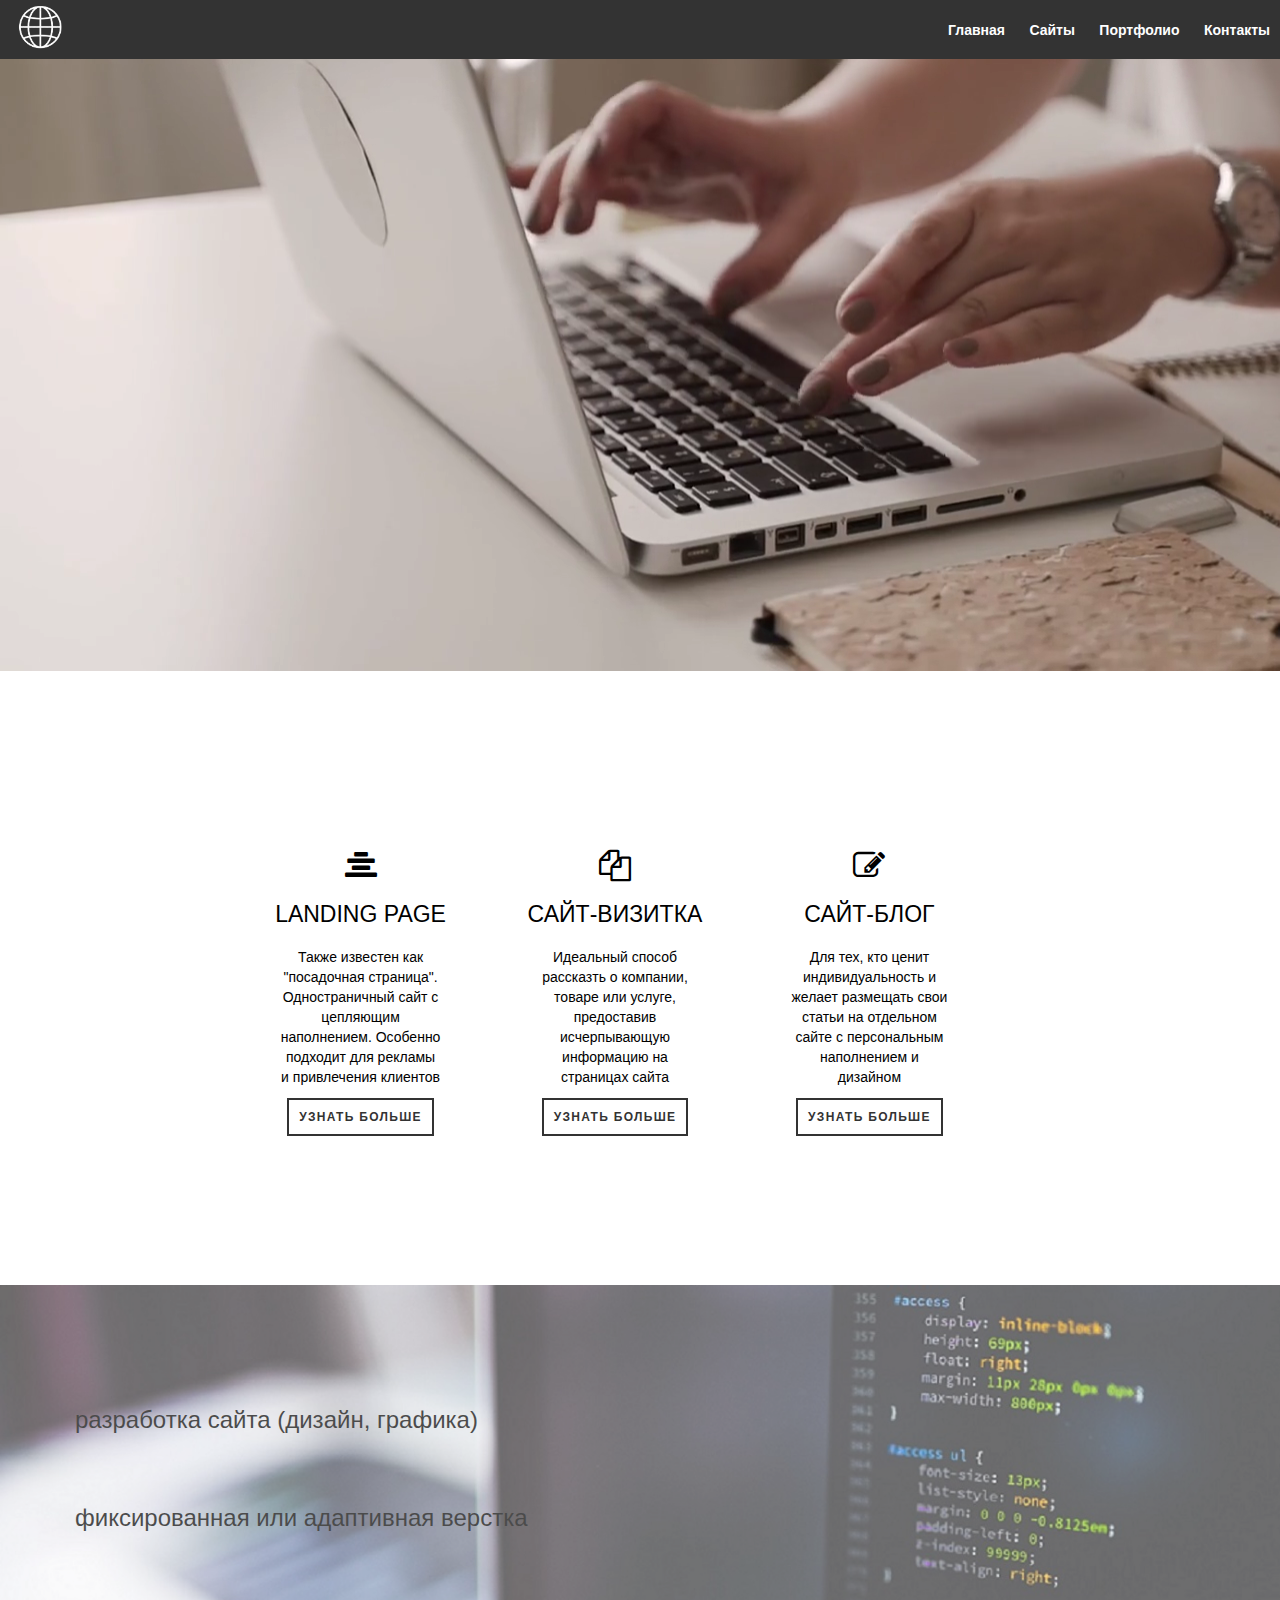
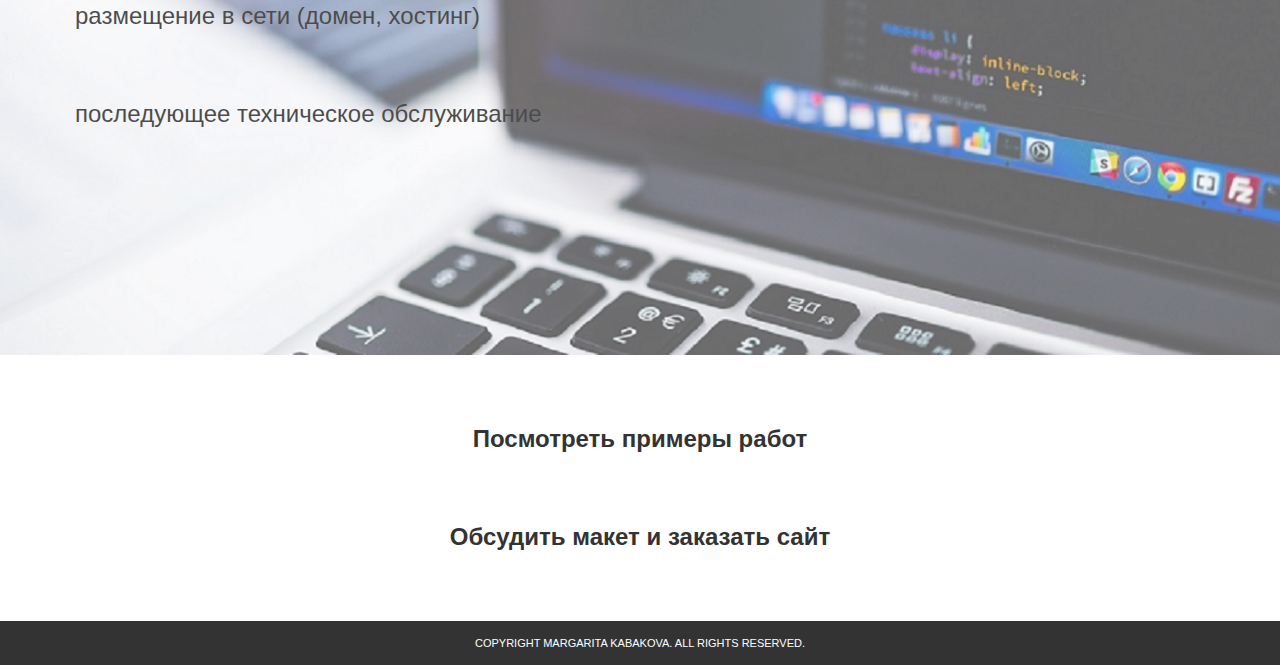
<file: index.html>
<!DOCTYPE html>

<html>
  <head>
    <meta charset="UTF-8">
    <meta name="viewport" content="width=device-width, initial-scale=1.0">
    <meta http-equiv="X-UA-Compatible" content="ie=edge"> 
    <title>Заказ веб-сайта</title>
    <link rel="stylesheet" href="./style.css" type="text/css">
    <link rel="icon" href="./favicon.ico" type="image/x-icon">
    <link href="https://maxcdn.bootstrapcdn.com/font-awesome/4.1.0/css/font-awesome.min.css" rel="stylesheet">
  </head>

  <body>
     
    <!-- Header Section-->

    <header class="flexbox">
      <a href="./index.html"><img src="./logo.png"></a>
      <nav>
        <span><a href="#main">Главная</a></span>
        <span><a href="./sites/index.html">Сайты</a></span>
        <span><a href="./portfolio/index.html">Портфолио</a></span>
        <span><a href="./contacts/index.html">Контакты</a></span>
      </nav>
  </header>

      <!--Main section-->
      
    <div class="desktop">
      <video preload="auto" autoplay="true" loop="true" muted="muted">
        <source src="./video-desktop.mp4" type='video/mp4' alt="Video not supported"/>
      </video>
    </div>
     
    <div class="mobile">
      <video preload="auto" autoplay="true" loop="true" muted="muted">
        <source src="./video-mobile.mp4" type='video/mp4' alt="Video not supported"/>
      </video>
    </div>
  
     <section class="supporting">
        <div id="container">
          
          <div class="col">
            <i class="fa fa-align-center fa-2x"></i>
            <h2>Landing page</h2>
            <p>Также известен как "посадочная страница". Одностраничный сайт с цепляющим наполнением. Особенно подходит для рекламы и привлечения клиентов</p>
            <a href="./sites/index.html"> Узнать больше</a><br>
          </div>
          
          <div class="col">
            <i class="fa fa-copy fa-2x"></i> 
            <h2>Сайт-визитка</h2>
            <p>Идеальный способ рассказть о компании, товаре или услуге, предоставив исчерпывающую информацию на страницах сайта</p>
            <a href="./sites/index.html"> Узнать больше</a><br>
          </div>
          
          <div class="col">
            <i class="fa fa-edit fa-2x"></i>
            <h2>Сайт-блог</h2>
            <p>Для тех, кто ценит индивидуальность и желает размещать свои статьи на отдельном сайте с персональным наполнением и дизайном</p>
            <a href="./sites/index.html"> Узнать больше</a><br>
          </div>
        
        </div>
      </section>
    
  <!--About section-->

    <div id="about">
      <ul>
        <li>разработка сайта (дизайн, графика)</li>
        <li>фиксированная или адаптивная верстка</li>
        <li>размещение в сети (домен, хостинг)</li>
        <li>последующее техническое обслуживание</li>
      </ul>
    </div>

   <div class="button">
    <h2><a href="./portfolio/index.html">Посмотреть примеры работ</a></h2>
   </div>


<!-- Footer Section -->

<div class="button">
  <h2><a href="./contacts/index.html">Обсудить макет и заказать сайт</a></h2>
 </div>

  <footer>
   <p>copyright Margarita Kabakova. All rights reserved.</p>
 </footer>

  </body>
</html>
</file>
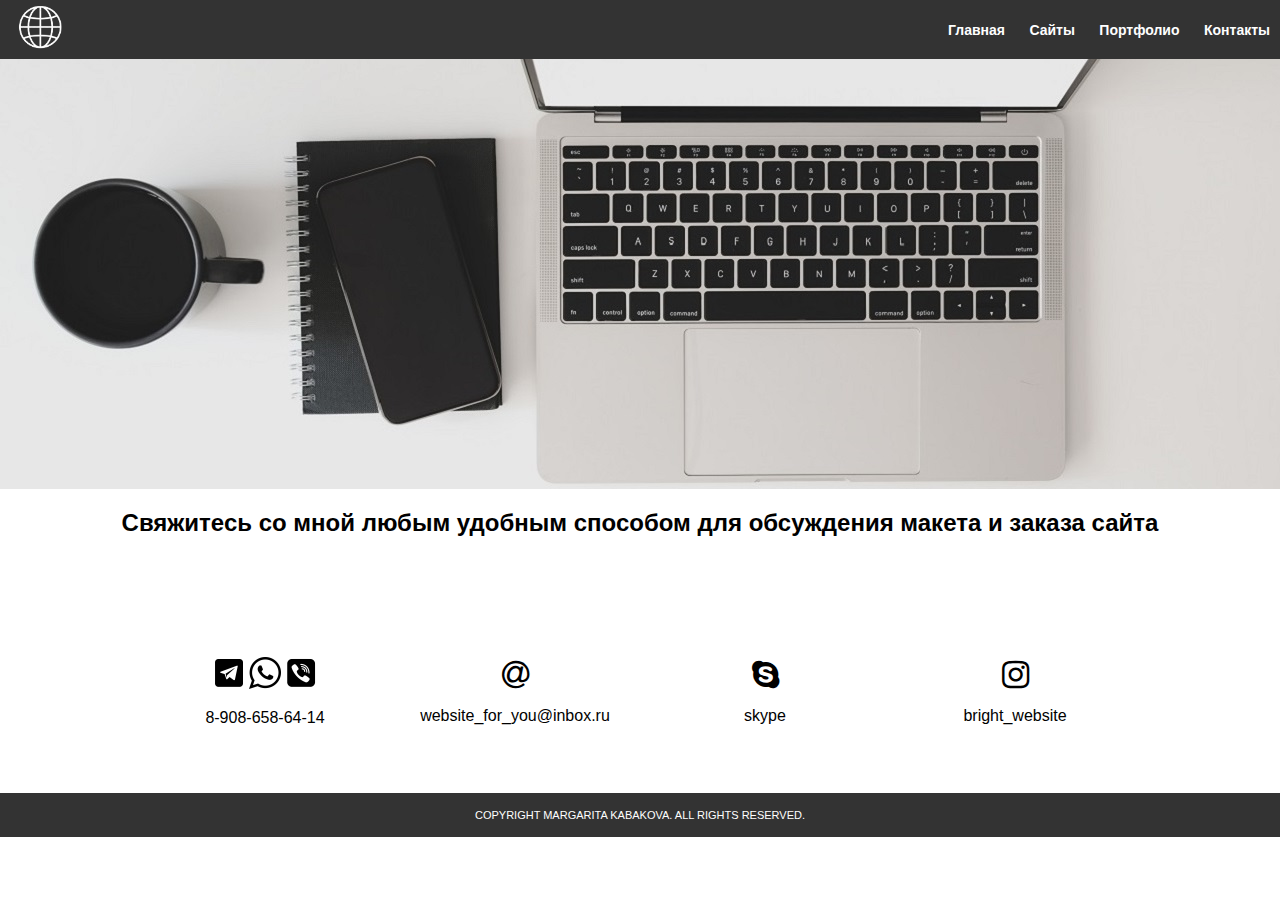
<file: contacts/index.html>
<!DOCTYPE html>

<html>
  <head>
    <meta charset="UTF-8">
    <meta name="viewport" content="width=device-width, initial-scale=1.0">
    <meta http-equiv="X-UA-Compatible" content="ie=edge"> 
    <title>Заказ веб-сайта</title>
    <link rel="stylesheet" href="./style.css" type="text/css">
    <link rel="icon" href="../favicon.ico" type="image/x-icon">
    <link href="https://maxcdn.bootstrapcdn.com/font-awesome/4.1.0/css/font-awesome.min.css" rel="stylesheet">
    <link rel="stylesheet" type="text/css" href="https://maxcdn.bootstrapcdn.com/font-awesome/4.7.0/css/font-awesome.css">
  </head>

  <body>
     
    <!-- Header Section-->

    <header class="flexbox">
      <a href="../index.html"><img src="../logo.png"></a>
      <nav>
        <span><a href="../index.html">Главная</a></span>
        <span><a href="../sites/index.html">Сайты</a></span>
        <span><a href="../portfolio/index.html">Портфолио</a></span>
        <span><a href="./index.html">Контакты</a></span>
      </nav>
  </header>

  <div class="response"></div> 
  
  <div class="main">
    <h2>Свяжитесь со мной любым удобным способом для обсуждения макета и заказа сайта</h2>
    <div id="content">
    <div class="contacts">
      <img src="telegram.png" width="32" height="32">
      <img src="whatsapp.png" width="32" height="32">
      <img src="viber.png" width="32" height="32">
      <p>8-908-658-64-14</p>
    </div>
    <div class="contacts">
      <i class="fa fa-at fa-2x"></i><p>website_for_you@inbox.ru</p>
    </div>
    <div class="contacts">
      <i class="fa fa-skype fa-2x"></i><p>skype</p>
    </div>
    <div class="contacts">
      <i class="fa fa-instagram fa-2x"></i><p>bright_website</p>
    </div>
  </div>
  </div>
   
<footer>
  <p>copyright Margarita Kabakova. All rights reserved.</p>
</footer>

   </body>
 </html>
</file>
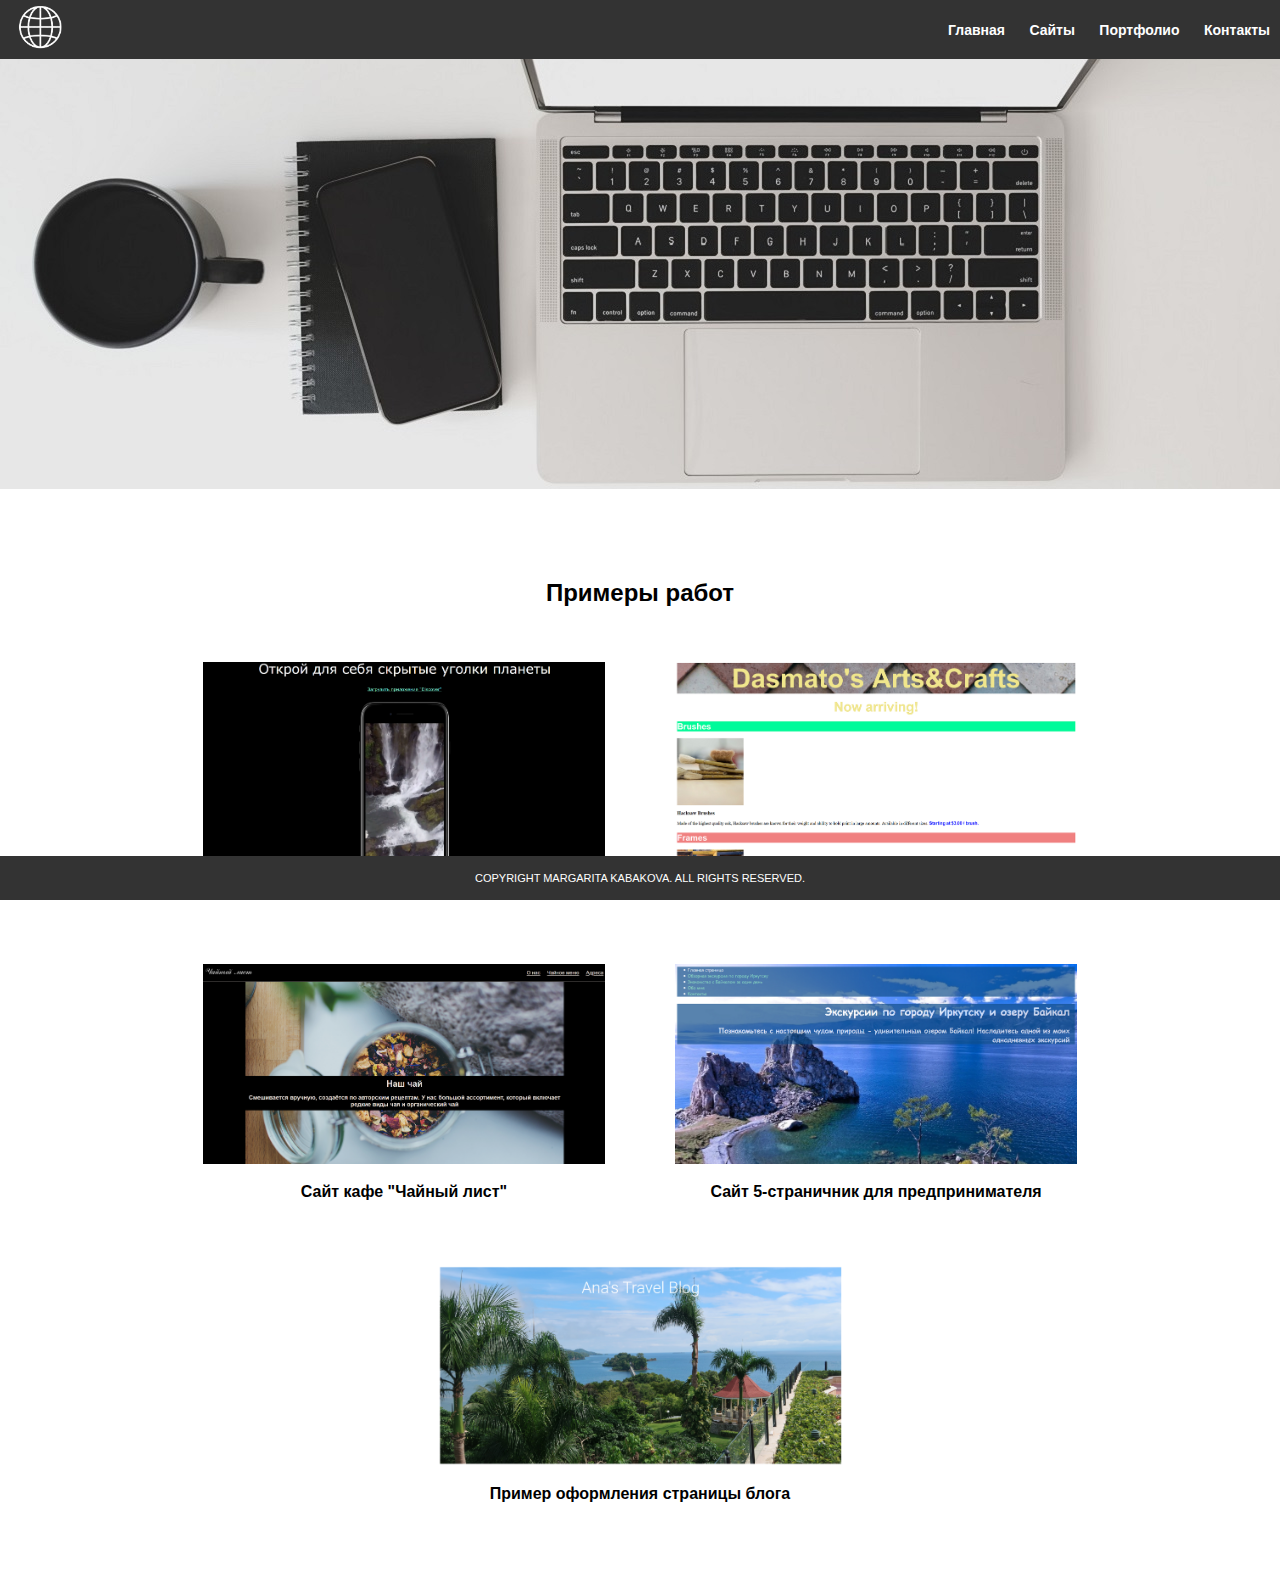
<file: portfolio/index.html>
<!DOCTYPE html>

<html>
  <head>
    <meta charset="UTF-8">
    <meta name="viewport" content="width=device-width, initial-scale=1.0">
    <meta http-equiv="X-UA-Compatible" content="ie=edge"> 
    <title>Заказ веб-сайта</title>
    <link rel="stylesheet" href="./style.css" type="text/css">
    <link rel="icon" href="../favicon.ico" type="image/x-icon">
    <link href="https://maxcdn.bootstrapcdn.com/font-awesome/4.1.0/css/font-awesome.min.css" rel="stylesheet">
  </head>

  <body>

    <header class="flexbox">
      <a href="../index.html"><img src="../logo.png"></a>
      <nav>
        <span><a href="../index.html">Главная</a></span>
        <span><a href="../sites/index.html">Сайты</a></span>
        <span><a href="./index.html">Портфолио</a></span>
        <span><a href="../contacts/index.html">Контакты</a></span>
      </nav>
    </header>

    <div class="response"></div> 

    <div id="store">
      <h2>Примеры работ</h2>
     
      <div class="flex-container items">
        <div class="col">
          <a href="https://margarita-k-2020.github.io/discover/">
          <img src="./discover.png"></a> 
          <a href="https://margarita-k-2020.github.io/discover/"><span>Лэндинг для рекламы мобильного приложения</span></a>
        </div>
        <div class="col">
          <a href="https://margarita-k-2020.github.io/art-craft">
          <img src="./art.png"></a>
          <a href="https://margarita-k-2020.github.io/art-craft"><span>Реклама нового поступления в магазин</span></a>
        </div>
        <div class="col">
          <a href="https://margarita-k-2020.github.io/tea-leaf/">
          <img src="./screenshot.png"></a>
          <a href="https://margarita-k-2020.github.io/tea-leaf/"><span>Сайт кафе "Чайный лист"</span></a>
        </div>
        <div class="col">
          <a href="https://margarita-k-2020.github.io/baikal-guide/">
          <img src="./guide.png"><span>Сайт 5-страничник для предпринимателя</span>
        </div>
        <div class="col"> 
          <a href="https://margarita-k-2020.github.io/ana-blog/">
          <img src="ana.png"></a>
          <a href="https://margarita-k-2020.github.io/ana-blog/"><span>Пример оформления страницы блога</span></a>
        </div>
      </div>
    </div>
     
  <footer>
    <p>copyright Margarita Kabakova. All rights reserved.</p>
 </footer>

  </body>
</html>
</file>
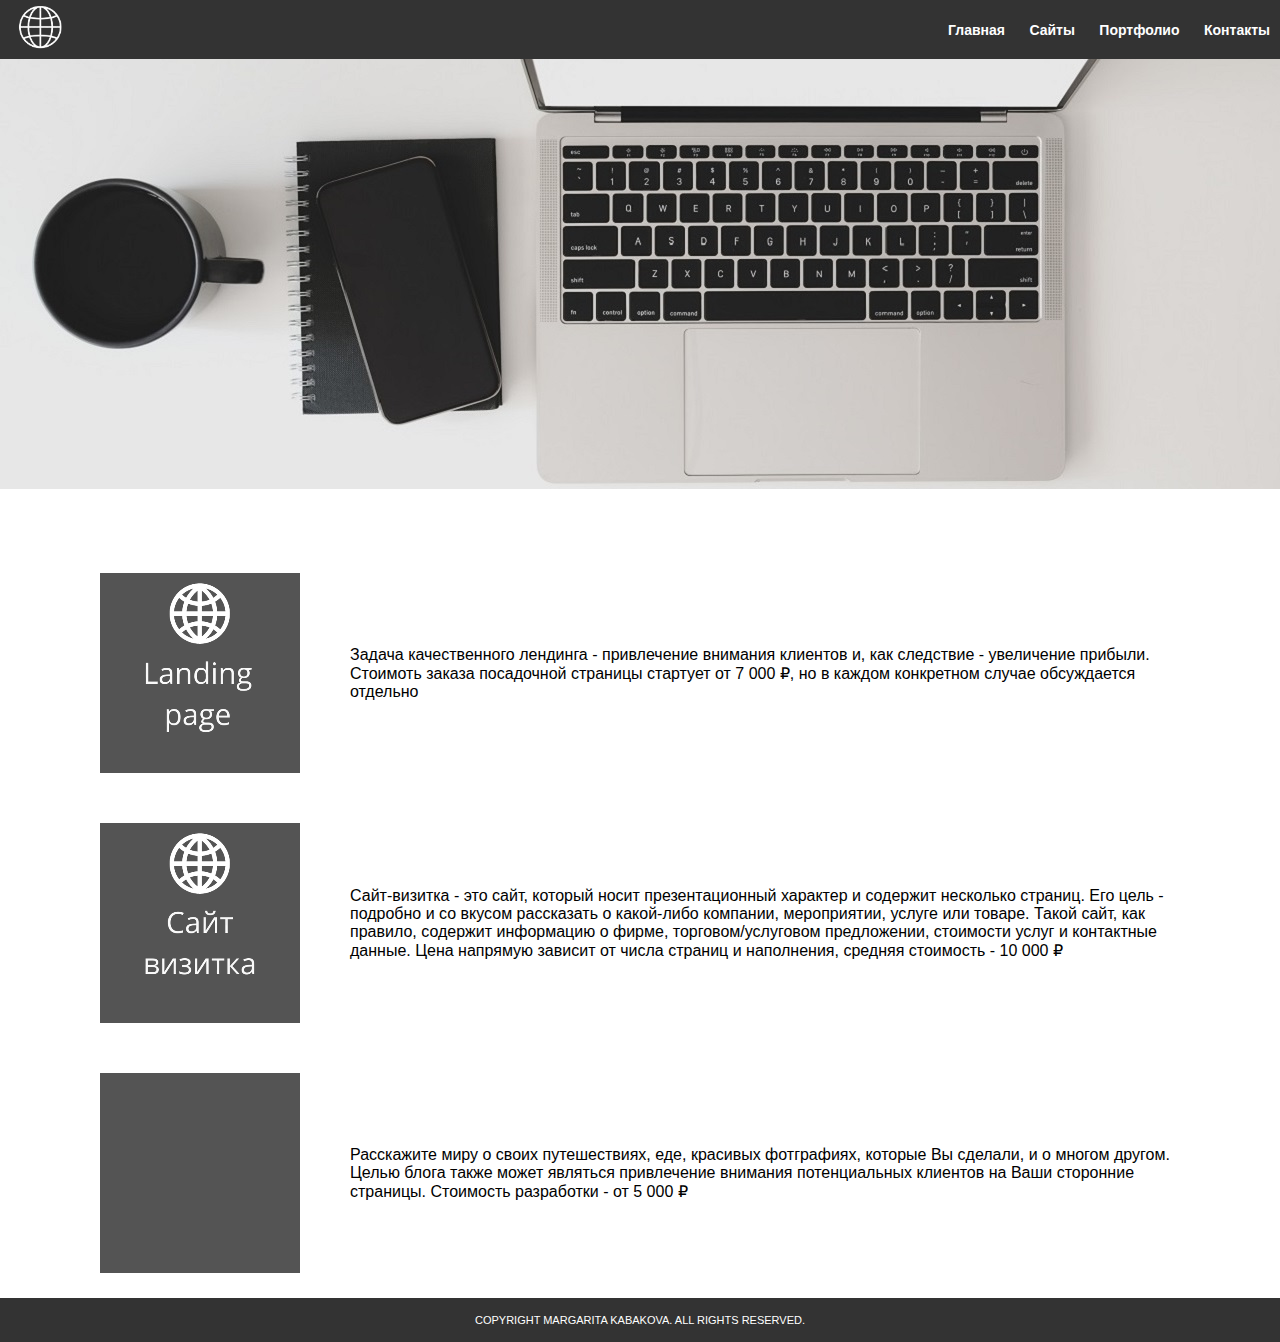
<file: sites/index.html>
<!DOCTYPE html>

<html>
  <head>
    <meta charset="UTF-8">
    <meta name="viewport" content="width=device-width, initial-scale=1.0">
    <meta http-equiv="X-UA-Compatible" content="ie=edge"> 
    <title>Заказ веб-сайта</title>
    <link rel="stylesheet" href="./style.css" type="text/css">
    <link rel="icon" href="./favicon.ico" type="image/x-icon">
    <link href="https://maxcdn.bootstrapcdn.com/font-awesome/4.1.0/css/font-awesome.min.css" rel="stylesheet">
  </head>

  <body>

    <header class="flexbox">
      <a href="../index.html"><img src="../logo.png"></a>
      <nav>
        <span><a href="../index.html">Главная</a></span>
        <span><a href="./index.html">Сайты</a></span>
        <span><a href="../portfolio/index.html">Портфолио</a></span>
        <span><a href="../contacts/index.html">Контакты</a></span>
      </nav>
      
    </header>
     
    <div class="response"></div> 
     
    <div class="landing">
      <video preload="auto" autoplay="true" muted="muted">
        <source src="./design1.mp4"  type='video/mp4' alt="Video not supported"/>
      </video>
      <p>Задача качественного лендинга - привлечение внимания клиентов и, как следствие - увеличение прибыли.
      Стоимоть заказа посадочной страницы стартует от 7 000 ₽, но в каждом конкретном случае обсуждается отдельно</p>
    </div>

    <div class="visit">
      <video preload="auto" autoplay="true" muted="muted">
        <source src="./design2.mp4"  type='video/mp4' alt="Video not supported"/>
      </video>
      <p>Сайт-визитка - это сайт, который носит презентационный характер и содержит несколько страниц. 
        Его цель - подробно и со вкусом рассказать о какой-либо компании, мероприятии, услуге или товаре. 
        Такой сайт, как правило, содержит информацию о фирме, торговом/услуговом предложении, стоимости услуг
        и контактные данные. Цена напрямую зависит от числа страниц и наполнения, средняя стоимость - 10 000 ₽</p>
     </div>

    <div class="blog">
      <video preload="auto" autoplay="true" muted="muted">
        <source src="./design3.mp4"  type='video/mp4' alt="Video not supported"/>
      </video>
      <p>Расскажите миру о своих путешествиях, еде, красивых фотграфиях, которые Вы сделали, и о многом другом. 
         Целью блога также может являться привлечение внимания потенциальных клиентов на Ваши сторонние страницы.
         Стоимость разработки - от 5 000 ₽</p>
    </div>
    
  <footer>
    <p>copyright Margarita Kabakova. All rights reserved.</p>
 </footer>

 </body>
 </html>
</file>
<file: style.css>
/* Universal Styles */

html, body {
  margin: 0;
  padding: 0;
  font-family: "Helvetica", sans-serif;
}

a {
    color: white;
    text-decoration: none;
}


.flexbox{
    display: flex;
}

header {
     width: 100%;
     position: fixed;
     z-index: 1;
     height: 59px;
     background-color: #333333;    
     align-items: center;
  }
  
header img {
    height: 59px;
    padding-left: 10px;
}

  nav {
    text-align: right;
    flex-grow: 1;
  }
  
  nav span {
    display: inline-block;
    padding: 20px 10px;
    color: #fff;
    font-weight: 600;
    font-size: 14px;
}

  .mobile {
    display: none;
  }

  footer {
    background-color: #333;
    color: #fff;
    padding: 5px 0;
    width: 100%;
    z-index: 1;
    bottom: 0;
}
  
  footer p {
    font-family: "Helvetica", sans-serif;
    text-transform: uppercase;
    font-size: 11px;
    text-align: center;
   }

   #container {
    max-width: 940px;
    margin: 0 auto;
    padding: 0 10px;
    text-align: center;
    padding-top: 70px;
  }
    
  #main {
    border-style: none;
  }

.supporting {
  padding-top: 80px;
  padding-bottom: 80px;
}

.supporting .col {
  text-align: center;
  display: inline-block;
  width: 200px;
  height: 200px;
  padding-right: 50px;
  padding-right: 50px;
}

.supporting col {
  flex-shrink: 1;
}

.supporting .col a:hover{
  background-color: #4F4F4F;
  color: black;
}

.supporting .col a {
  transition-property: background-color, color;
  transition-duration: 1s;
}

.supporting h2 {
  font-weight: 500;
  font-size: 23px;
  text-transform: uppercase;
}

.supporting p {
  font-weight: 400;
  font-size: 14px;
  line-height: 20px;
  padding: 0 20px;
  margin-bottom: 20px;
}

.supporting a {
  background-color: white;
  color: #333333;
  font-family: 'Raleway', sans-serif;
  font-weight: 600;
  font-size: 12px;
  letter-spacing: 1.3px;
  text-decoration: none;
  text-transform: uppercase;
  padding: 10px;
  margin-bottom: 10px;
  border: 2px solid #333333; 
}

.supporting i {
  margin-top: 25px;
}

#about {
  height: 600px;
  margin-top: 80px;
  padding-top: 70px;
  background-image: url("screen-desktop.jpg");
  opacity: 0.7;
  background-size: cover;
  background-repeat: no-repeat;
}


#about ul { 
  list-style: none;
}

ul li {
 padding: 35px;
 font-size: 1.5rem;
 color: black;
}

.button a {
  text-decoration: none;
  color: #333333;
  background-image: linear-gradient(currentColor, currentColor);
  background-position: 0% 100%;
  background-repeat: no-repeat;
  background-size: 0% 2px;
  transition: background-size .9s; color: black 1s;
}

.button a:hover {
  background-size: 100% 2px;
  color: darkslategray;
}

.button h2 {
  text-align: center;
  margin-top: 70px;
  margin-bottom: 70px;
}

#contact {
  height: 200px;
  text-align: center;
}

@media only screen and (max-width: 480px) {
  header {
    height: 39px;
  }
 
  header img {
     height: 39px;
   }
   
  .flexbox{
  width: 480px;
}
  
  nav {
    text-align: left;
  }

  nav span {
    font-size: 14px;
    display: inline;
    padding: 20px 10px;
    color: #fff;
    font-weight: 600;
  }
  
 .desktop {
   display: none;
 }

 .mobile {
   display: inline; 
 }

 #container {
   font-size: 1.2rem;
  }

  .supporting p {
     font-size: 16px;
  }

  .supporting h2 {
     font-size: 25px;
  }

  .supporting a {
    font-size: 14px;
  }

  #about {
  background-image: url("screen-mobile.jpg");
  width: 480px;
    height: 700px;
  padding-top: 10px;
  }


#about ul { 
  list-style: none;
  padding-left: 10px;
}

ul li {
 font-size: 1.5rem;
 color: white;
   padding-top: 20px;
}

.button a {
  text-align: center;
}

footer {
    width: 480px;
}
</file>
<file: contacts/style.css>
html, body {
    margin: 0;
    padding: 0;
    font-family: "Helvetica", sans-serif;
  }
  
  a {
      color: white;
      text-decoration: none;
  }
  
  .response { 
    height: 489px;
    width: 1519px;
    background-size: 100%;
    background-repeat: no-repeat;
    background-image: url("fon-desktop.jpg"); 
  }
  
  .flexbox{
      display: flex;
  }
  
  header {
    width: 100%;
    position: fixed;
    z-index: 1;
    height: 59px;
    background-color: #333333;    
    align-items: center;
  }
    
  header img {
      height: 59px;
      padding-left: 10px;
  }
  
    nav {
      text-align: right;
      flex-grow: 1;
    }
    
    nav span {
      display: inline-block;
      padding: 20px 10px;
      color: #fff;
      font-weight: 600;
      font-size: 14px;
  }
  
   #content {
    display: flex;
    justify-content: center;
    align-items: center;
    padding-top: 100px;
    padding-bottom: 50px;
    width: 1000px;
    margin: auto;
  }

  .main h2 {
    text-align: center;

  }

  .main .contacts {
    text-align: center;
     width: 80%;
 
  }
  
  footer {
    background-color: #333;
    color: #fff;
    padding: 5px 0;
    width: 100%;
    z-index: 1;
    bottom: 0;
}
  
  footer p {
    font-family: "Helvetica", sans-serif;
    text-transform: uppercase;
    font-size: 11px;
    text-align: center;
   }

   
@media only screen and (max-width: 480px) {
 
  .response { 
    height: 154px;
    width: 480px;
    background-image: url("fon-mobile.jpg"); 
  }

  header {
    height: 39px;
  }
 
   header img {
     height: 39px;
   }
   
  nav {
    text-align: left;

  }

   nav span {
    font-size: 14px;
    display: inline;
    padding: 20px 10px;
    color: #fff;
    font-weight: 600;
  }

  #content {
    display: inline-block;
    width: 480px;
    margin: auto;
  }

  footer {
    width: 480px;
   }

  .main .contacts {
    text-align: center;
    width: 100%;
  }

}
</file>
<file: portfolio/style.css>
html, body {
    margin: 0;
    padding: 0;
    font-family: "Helvetica", sans-serif;
  }


  .flexbox{
    display: flex;
}


header {
     width: 100%;
     position: fixed;
     z-index: 1;
     height: 59px;
     background-color: #333333;    
     align-items: center;
  }
  
header img {
    height: 59px;
    padding-left: 10px;
}

  nav {
    text-align: right;
    flex-grow: 1;
  }
  
  nav span {
    display: inline-block;
    padding: 20px 10px;
    color: #fff;
    font-weight: 600;
    font-size: 14px;
}

 nav a {
    color: white;
    text-decoration: none;
}

.response { 
  height: 489px;
  width: 1519px;
  background-size: 100%;
  background-repeat: no-repeat;
  background-image: url("fon-desktop.jpg"); 
}

h2 {
  text-align: center;
}

.flex-container {
    padding-bottom: 59px;
    display: flex;
    flex-wrap: wrap;
    justify-content: center;
    margin-top: 20px;
}

#store {
    height: 700px;
    width: 1000px;
    margin: auto;
    padding-top: 70px;

  }

.flex-container .col {
    padding: 5px;
    margin: 20px;
 
}

.col img {
    height: 200px;
    margin: 10px;
  
}

.col span {
    display: block;
    padding: 5px;
    font-weight: bold;
    text-align: center;  
}

.col a {
  color: black;
  text-decoration: none;
}


footer {
  background-color: #333;
  color: #fff;
  position: fixed;
  padding: 5px 0;
  width: 100%;
  z-index: 1;
  bottom: 0;
}

footer p {
  font-family: "Helvetica", sans-serif;
  text-transform: uppercase;
  font-size: 11px;
  text-align: center;
 }

 
@media only screen and (max-width: 480px) {
 
  .response { 
    height: 154px;
    width: 480px;
    background-image: url("fon-mobile.jpg"); 
  }

  header {
    height: 39px;
  }
 
   header img {
     height: 39px;
   }
   
  nav {
    text-align: left;
    flex-grow: 1;
  }

   nav span {
    font-size: 14px;
    display: inline;
    padding: 20px 10px;
    color: #fff;
    font-weight: 600;
  }

  .flex-container {
    display: inline-block;
}

#store {
  width: 480px;
  margin: auto;
}

footer {
  width: 480px;
 }
}
</file>
<file: sites/style.css>
html, body {
  margin: 0;
  padding: 0;
  font-family: "Helvetica", sans-serif;
}


.flexbox{
  display: flex;
}

header {
   width: 100%;
   position: fixed;
   z-index: 1;
   height: 59px;
   background-color: #333333;    
   align-items: center;
}

header img {
  height: 59px;
  padding-left: 10px;
}

nav {
  text-align: right;
  flex-grow: 1;
}

nav span {
  display: inline-block;
  padding: 20px 10px;
  color: #fff;
  font-weight: 600;
  font-size: 14px;
}

a {
  color: white;
  text-decoration: none;
}

.response { 
  height: 489px;
  width: 1519px;
  background-size: 100%;
  background-repeat: no-repeat;
  background-image: url("fon-desktop.jpg"); 
}

.landing   {
  height: 250px;
  width: 1200px;
  padding-top: 59px;
  display: flex;
  justify-content: space-between;
  align-items: center;  
}

.visit  {
  height: 250px;
  width: 1200px;
  display: flex;
  justify-content: space-between;
  align-items: center; 
}

.blog  {
  height: 250px;
  width: 1200px;
  display: flex;
  justify-content: space-between;
  align-items: center; 
}

video {
  height: 200px;
  width: 200px;
  margin-left: 100px;
  float: left;
}

.landing p {
   margin-left: 50px;
}

.visit p {
  margin-left: 50px;
}

.blog p {
  margin-left: 50px;
}


footer {
  background-color: #333;
  color: #fff;
  padding: 5px 0;
  width: 100%;
  z-index: 1;
  bottom: 0;
}

footer p {
  font-family: "Helvetica", sans-serif;
  text-transform: uppercase;
  font-size: 11px;
  text-align: center;
 }

 @media only screen and (max-width: 480px) {
  .response { 
    height: 154px;
    width: 480px;
    background-image: url("fon-mobile.jpg"); 
  }

  header {
   height: 39px;
 }
 
.flexbox{
  width: 480px;
}
   
  header img {
    height: 39px;
  }

  nav {
    text-align: left;
  }

  nav span {
    font-size: 14px;
    display: inline;
    padding: 20px 10px;
    color: #fff;
    font-weight: 600;
  }

  video {
    height: 150px;
    width: 150px;
    margin-left: 150px;
    margin-right: 150px;
    margin-bottom: 20px;
    margin-top: 20px;
  }

  .landing  {
    display: inline-block;
    height: 250px;
    width: 300px;
    padding-top: 59px;
  }

  .visit {
    display: inline-block;
    height: 250px;
    width: 300px;
    
  }

  .blog {
    display: inline-block;
    height: 250px;
    width: 300px;
  }

  .landing p {
    width: 100%;
    text-align: center;
    margin-left: 70px;
    font-size: 16px;
  }

  .visit p {
    width: 100%;
    text-align: center;
    margin-left: 70px;
    font-size: 16px;
  }

  .blog p {
    width: 100%;
    text-align: center;
    margin-left: 70px;
    font-size: 16px;
  }
 
  footer {
   margin-top: 20px;
   width: 480px;
  
   
  }
 }
</file>
